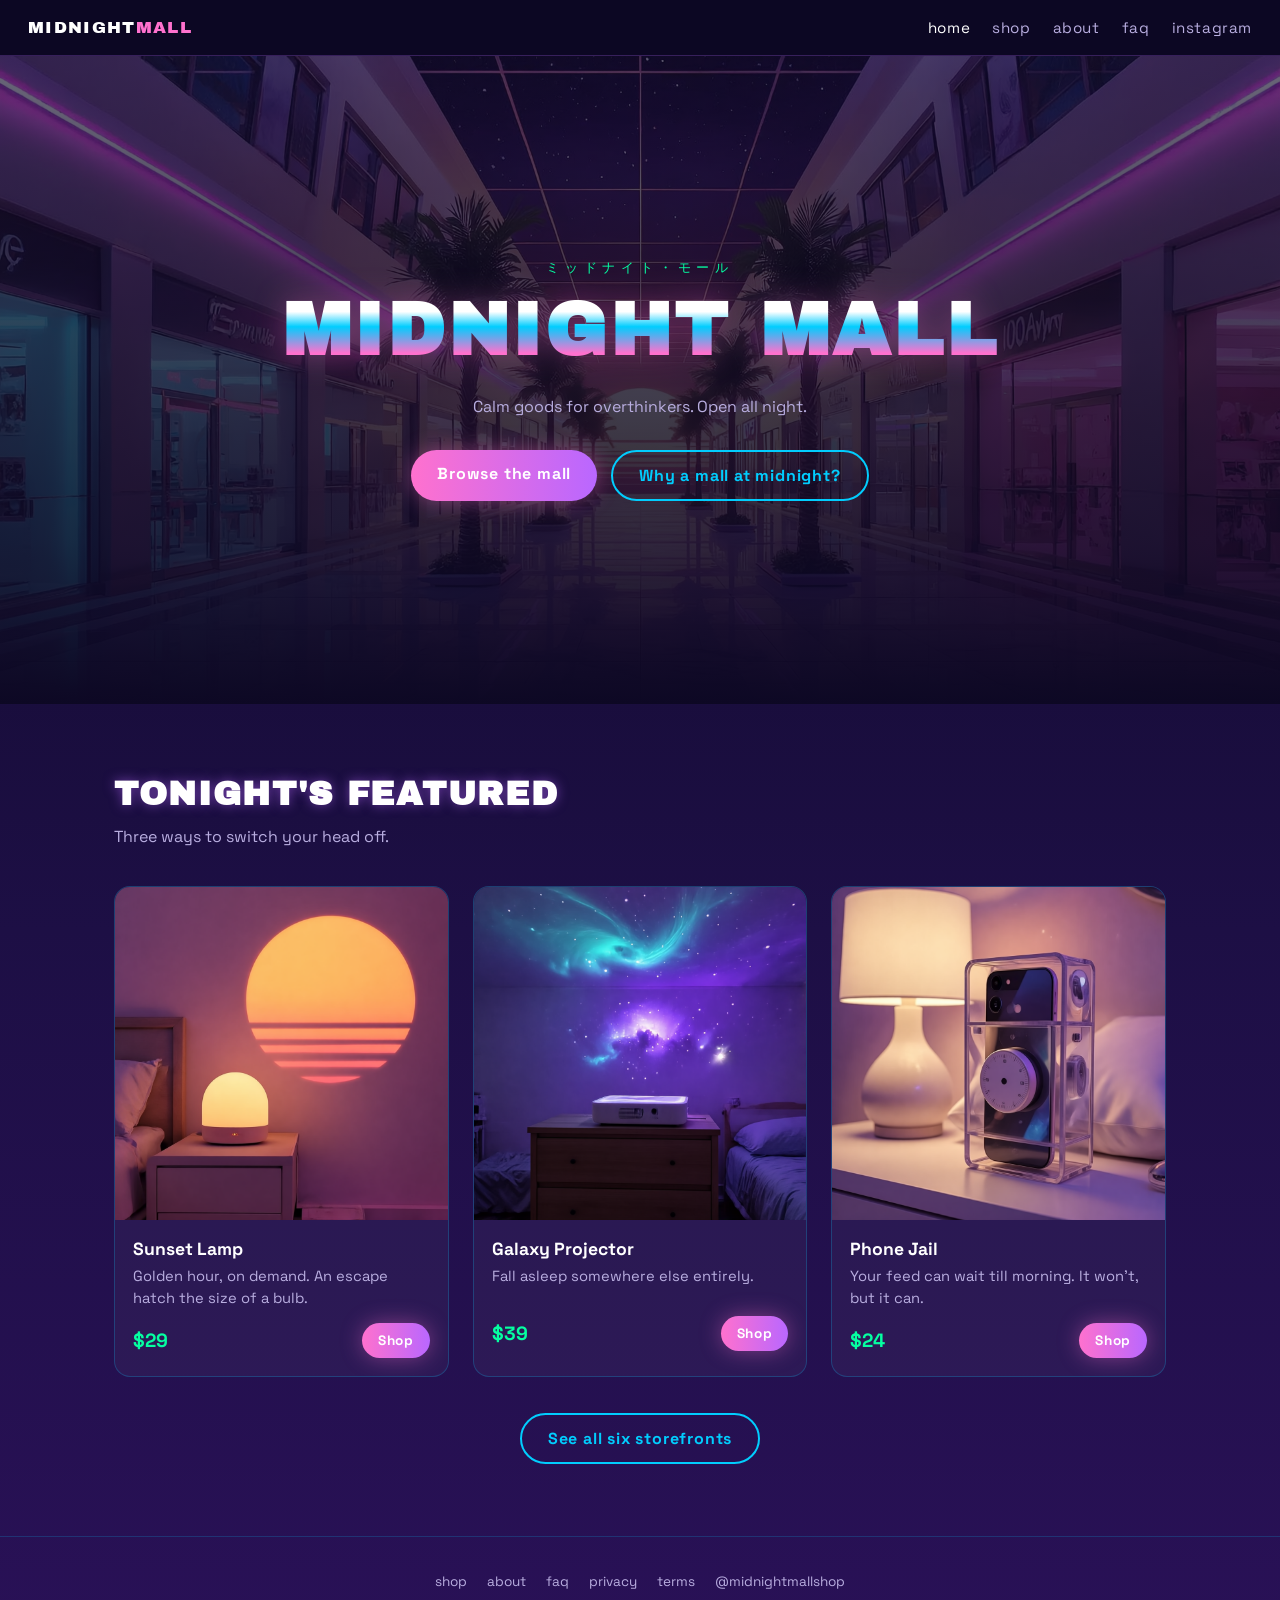
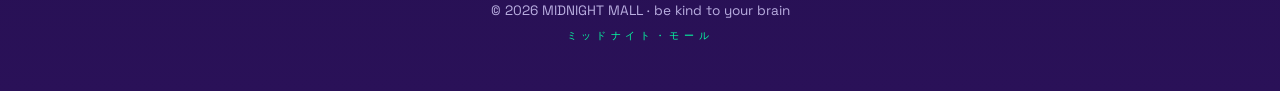
<file: index.html>
<!DOCTYPE html>
<!-- MIDNIGHT MALL — home. Buy buttons -> Shopify (shopmidnightmall). -->
<html lang="en">
<head>
<meta charset="utf-8"><meta name="viewport" content="width=device-width, initial-scale=1">
<title>MIDNIGHT MALL — calm goods for overthinkers</title>
<meta name="description" content="The mall is empty. Your mind can be too. Sunset lamps, galaxy projectors and other off-switches for loud brains. Open all night.">
<link rel="preconnect" href="https://fonts.googleapis.com">
<link rel="preconnect" href="https://fonts.gstatic.com" crossorigin>
<link href="https://fonts.googleapis.com/css2?family=Archivo+Black&family=Space+Grotesk:wght@400;500;700&display=swap" rel="stylesheet">
<link rel="stylesheet" href="assets/site.css">
</head>
<body>

<nav>
  <a class="wordmark" href="index.html">MIDNIGHT<span>MALL</span></a>
  <div class="links">
    <a class="here" href="index.html">home</a>
    <a href="shop.html">shop</a>
    <a href="about.html">about</a>
    <a href="faq.html">faq</a>
    <a href="https://www.instagram.com/midnightmallshop" rel="noopener">instagram</a>
  </div>
</nav>

<main>
<header class="hero">
  <div class="kana">ミッドナイト・モール</div>
  <h1>MIDNIGHT MALL</h1>
  <p class="sub">Calm goods for overthinkers. Open all night.</p>
  <div class="cta-row">
    <a class="btn btn-solid" href="shop.html">Browse the mall</a>
    <a class="btn btn-ghost" href="about.html">Why a mall at midnight?</a>
  </div>
</header>

<section>
  <h2>TONIGHT'S FEATURED</h2>
  <p class="sub">Three ways to switch your head off.</p>
  <div class="grid">
    <div class="card">
      <a href="https://shopmidnightmall.myshopify.com/products/sunset-lamp">
        <img src="assets/sunset-lamp.jpg" alt="Sunset projection lamp casting a warm sun on a bedroom wall"></a>
      <div class="pad">
        <h3>Sunset Lamp</h3>
        <p class="want">Golden hour, on demand. An escape hatch the size of a bulb.</p>
        <div class="price-row"><span class="price">$29</span>
          <a class="btn btn-solid mini" href="https://shopmidnightmall.myshopify.com/products/sunset-lamp">Shop</a></div>
      </div>
    </div>
    <div class="card">
      <a href="https://shopmidnightmall.myshopify.com/products/galaxy-projector">
        <img src="assets/galaxy-projector.jpg" alt="Galaxy projector filling a dark bedroom with nebula light"></a>
      <div class="pad">
        <h3>Galaxy Projector</h3>
        <p class="want">Fall asleep somewhere else entirely.</p>
        <div class="price-row"><span class="price">$39</span>
          <a class="btn btn-solid mini" href="https://shopmidnightmall.myshopify.com/products/galaxy-projector">Shop</a></div>
      </div>
    </div>
    <div class="card">
      <a href="https://shopmidnightmall.myshopify.com/products/phone-jail">
        <img src="assets/phone-lockbox.jpg" alt="Smartphone sealed inside a transparent timed lock box"></a>
      <div class="pad">
        <h3>Phone Jail</h3>
        <p class="want">Your feed can wait till morning. It won't, but it can.</p>
        <div class="price-row"><span class="price">$24</span>
          <a class="btn btn-solid mini" href="https://shopmidnightmall.myshopify.com/products/phone-jail">Shop</a></div>
      </div>
    </div>
  </div>
  <p style="text-align:center; margin-top:36px">
    <a class="btn btn-ghost" href="shop.html">See all six storefronts</a></p>
</section>
</main>

<footer>
  <div class="row">
    <a href="shop.html">shop</a><a href="about.html">about</a>
    <a href="faq.html">faq</a><a href="privacy.html">privacy</a><a href="terms.html">terms</a>
    <a href="https://www.instagram.com/midnightmallshop" rel="noopener">@midnightmallshop</a>
  </div>
  © 2026 MIDNIGHT MALL · be kind to your brain
  <div class="kana">ミッドナイト・モール</div>
</footer>

</body>
</html>
</file>
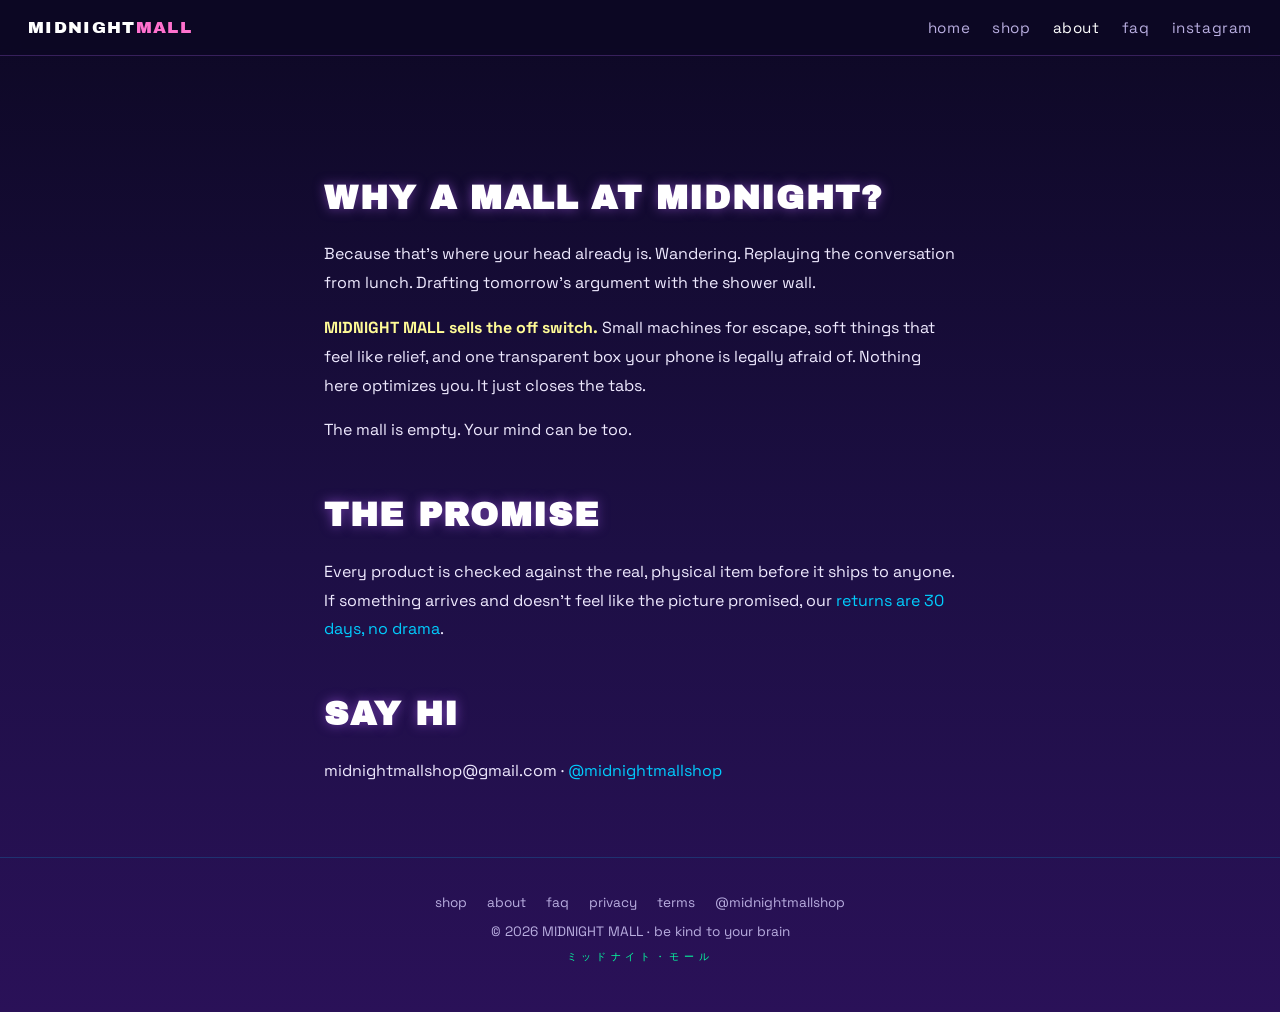
<file: about.html>
<!DOCTYPE html>
<html lang="en">
<head>
<meta charset="utf-8"><meta name="viewport" content="width=device-width, initial-scale=1">
<title>About — MIDNIGHT MALL</title>
<meta name="description" content="Why a mall at midnight? Because that's where your head already is.">
<link rel="preconnect" href="https://fonts.googleapis.com">
<link rel="preconnect" href="https://fonts.gstatic.com" crossorigin>
<link href="https://fonts.googleapis.com/css2?family=Archivo+Black&family=Space+Grotesk:wght@400;500;700&display=swap" rel="stylesheet">
<link rel="stylesheet" href="assets/site.css">
</head>
<body>

<nav>
  <a class="wordmark" href="index.html">MIDNIGHT<span>MALL</span></a>
  <div class="links">
    <a href="index.html">home</a>
    <a href="shop.html">shop</a>
    <a class="here" href="about.html">about</a>
    <a href="faq.html">faq</a>
    <a href="https://www.instagram.com/midnightmallshop" rel="noopener">instagram</a>
  </div>
</nav>

<main>
<section class="prose">
  <h2>WHY A MALL AT MIDNIGHT?</h2>
  <p>Because that's where your head already is. Wandering. Replaying the
  conversation from lunch. Drafting tomorrow's argument with the shower wall.</p>
  <p><b>MIDNIGHT MALL sells the off switch.</b> Small machines for escape,
  soft things that feel like relief, and one transparent box your phone is
  legally afraid of. Nothing here optimizes you. It just closes the tabs.</p>
  <p>The mall is empty. Your mind can be too.</p>

  <h2>THE PROMISE</h2>
  <p>Every product is checked against the real, physical item before it
  ships to anyone. If something arrives and doesn't feel like the picture
  promised, our <a href="faq.html">returns are 30 days, no drama</a>.</p>

  <h2>SAY HI</h2>
  <p>midnightmallshop@gmail.com ·
  <a href="https://www.instagram.com/midnightmallshop" rel="noopener">@midnightmallshop</a></p>
</section>
</main>

<footer>
  <div class="row">
    <a href="shop.html">shop</a><a href="about.html">about</a>
    <a href="faq.html">faq</a><a href="privacy.html">privacy</a><a href="terms.html">terms</a>
    <a href="https://www.instagram.com/midnightmallshop" rel="noopener">@midnightmallshop</a>
  </div>
  © 2026 MIDNIGHT MALL · be kind to your brain
  <div class="kana">ミッドナイト・モール</div>
</footer>

</body>
</html>
</file>
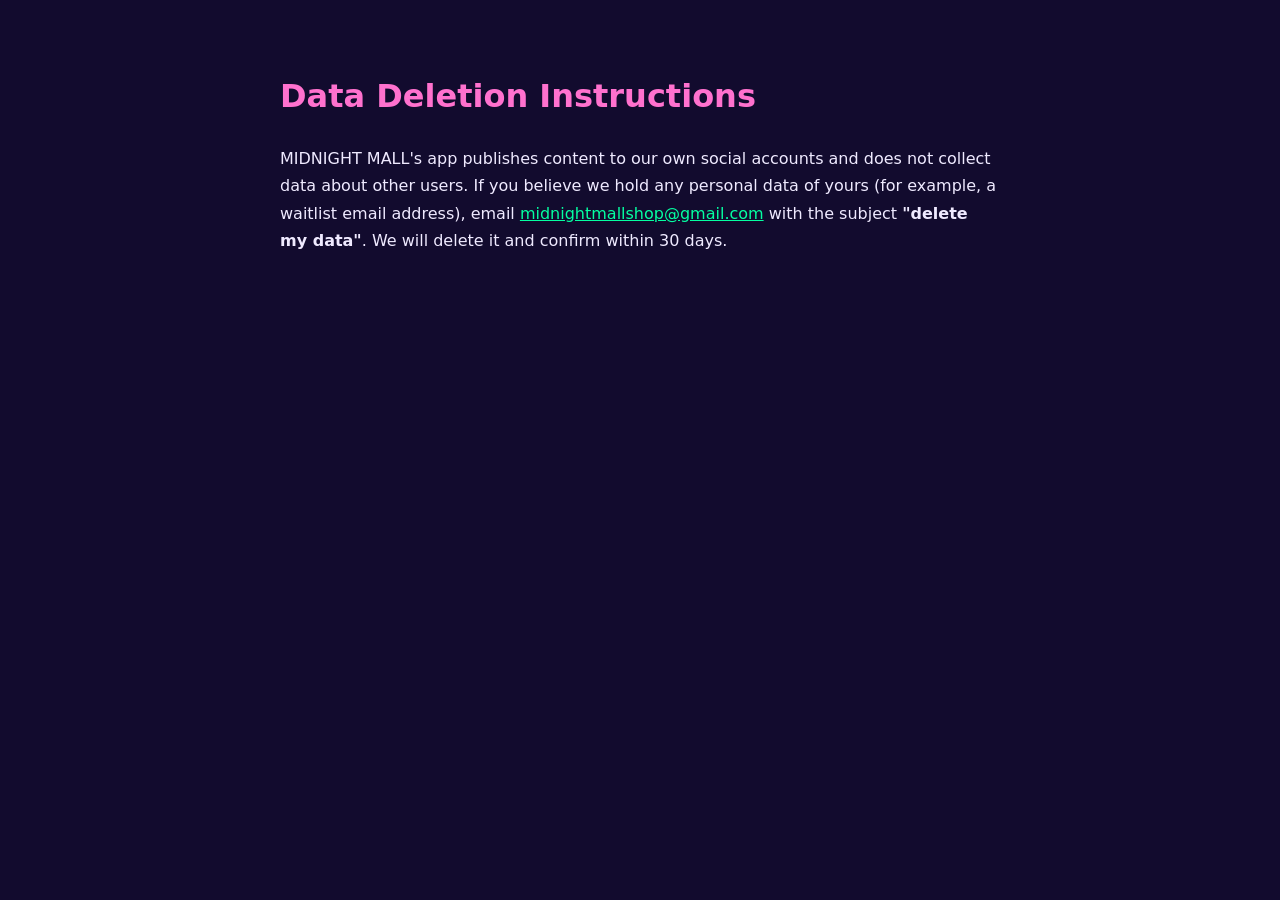
<file: data-deletion.html>
<!DOCTYPE html>
<html lang="en">
<head>
<meta charset="utf-8"><meta name="viewport" content="width=device-width, initial-scale=1">
<title>Data Deletion — MIDNIGHT MALL</title>
<style>
  body{font-family:system-ui,sans-serif;background:#120b2e;color:#efeaff;
       max-width:720px;margin:0 auto;padding:48px 24px;line-height:1.7}
  h1{color:#ff71ce} a{color:#05ffa1}
</style>
</head>
<body>
<h1>Data Deletion Instructions</h1>
<p>MIDNIGHT MALL's app publishes content to our own social accounts and
does not collect data about other users. If you believe we hold any
personal data of yours (for example, a waitlist email address), email
<a href="mailto:midnightmallshop@gmail.com">midnightmallshop@gmail.com</a>
with the subject <strong>"delete my data"</strong>. We will delete it and
confirm within 30 days.</p>
</body>
</html>
</file>
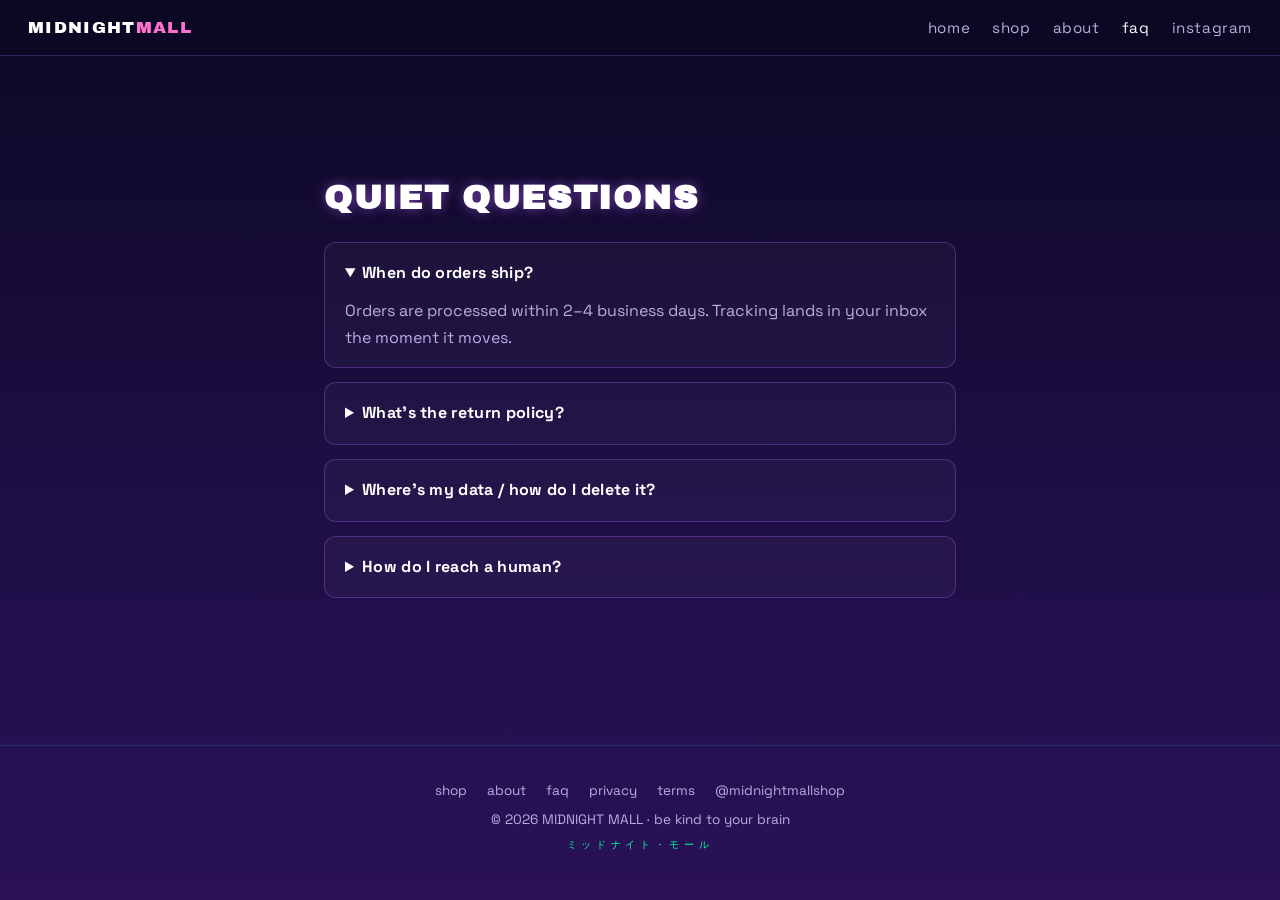
<file: faq.html>
<!DOCTYPE html>
<html lang="en">
<head>
<meta charset="utf-8"><meta name="viewport" content="width=device-width, initial-scale=1">
<title>FAQ — MIDNIGHT MALL</title>
<meta name="description" content="Shipping, returns, and other questions answered calmly.">
<link rel="preconnect" href="https://fonts.googleapis.com">
<link rel="preconnect" href="https://fonts.gstatic.com" crossorigin>
<link href="https://fonts.googleapis.com/css2?family=Archivo+Black&family=Space+Grotesk:wght@400;500;700&display=swap" rel="stylesheet">
<link rel="stylesheet" href="assets/site.css">
</head>
<body>

<nav>
  <a class="wordmark" href="index.html">MIDNIGHT<span>MALL</span></a>
  <div class="links">
    <a href="index.html">home</a>
    <a href="shop.html">shop</a>
    <a href="about.html">about</a>
    <a class="here" href="faq.html">faq</a>
    <a href="https://www.instagram.com/midnightmallshop" rel="noopener">instagram</a>
  </div>
</nav>

<main>
<section class="prose">
  <h2>QUIET QUESTIONS</h2>

  <details open>
    <summary>When do orders ship?</summary>
    <p>Orders are processed within 2–4 business days. Tracking lands in
    your inbox the moment it moves.</p>
  </details>
  <details>
    <summary>What's the return policy?</summary>
    <p>30 days from delivery, items unused and in original packaging,
    no drama. Email midnightmallshop@gmail.com and we'll sort it within
    48 hours.</p>
  </details>
  <details>
    <summary>Where's my data / how do I delete it?</summary>
    <p>We keep almost nothing — see the <a href="privacy.html">privacy
    policy</a> and <a href="data-deletion.html">data deletion
    instructions</a>.</p>
  </details>
  <details>
    <summary>How do I reach a human?</summary>
    <p>midnightmallshop@gmail.com, or DM
    <a href="https://www.instagram.com/midnightmallshop" rel="noopener">@midnightmallshop</a>.
    We answer at night, obviously.</p>
  </details>
</section>
</main>

<footer>
  <div class="row">
    <a href="shop.html">shop</a><a href="about.html">about</a>
    <a href="faq.html">faq</a><a href="privacy.html">privacy</a><a href="terms.html">terms</a>
    <a href="https://www.instagram.com/midnightmallshop" rel="noopener">@midnightmallshop</a>
  </div>
  © 2026 MIDNIGHT MALL · be kind to your brain
  <div class="kana">ミッドナイト・モール</div>
</footer>

</body>
</html>
</file>
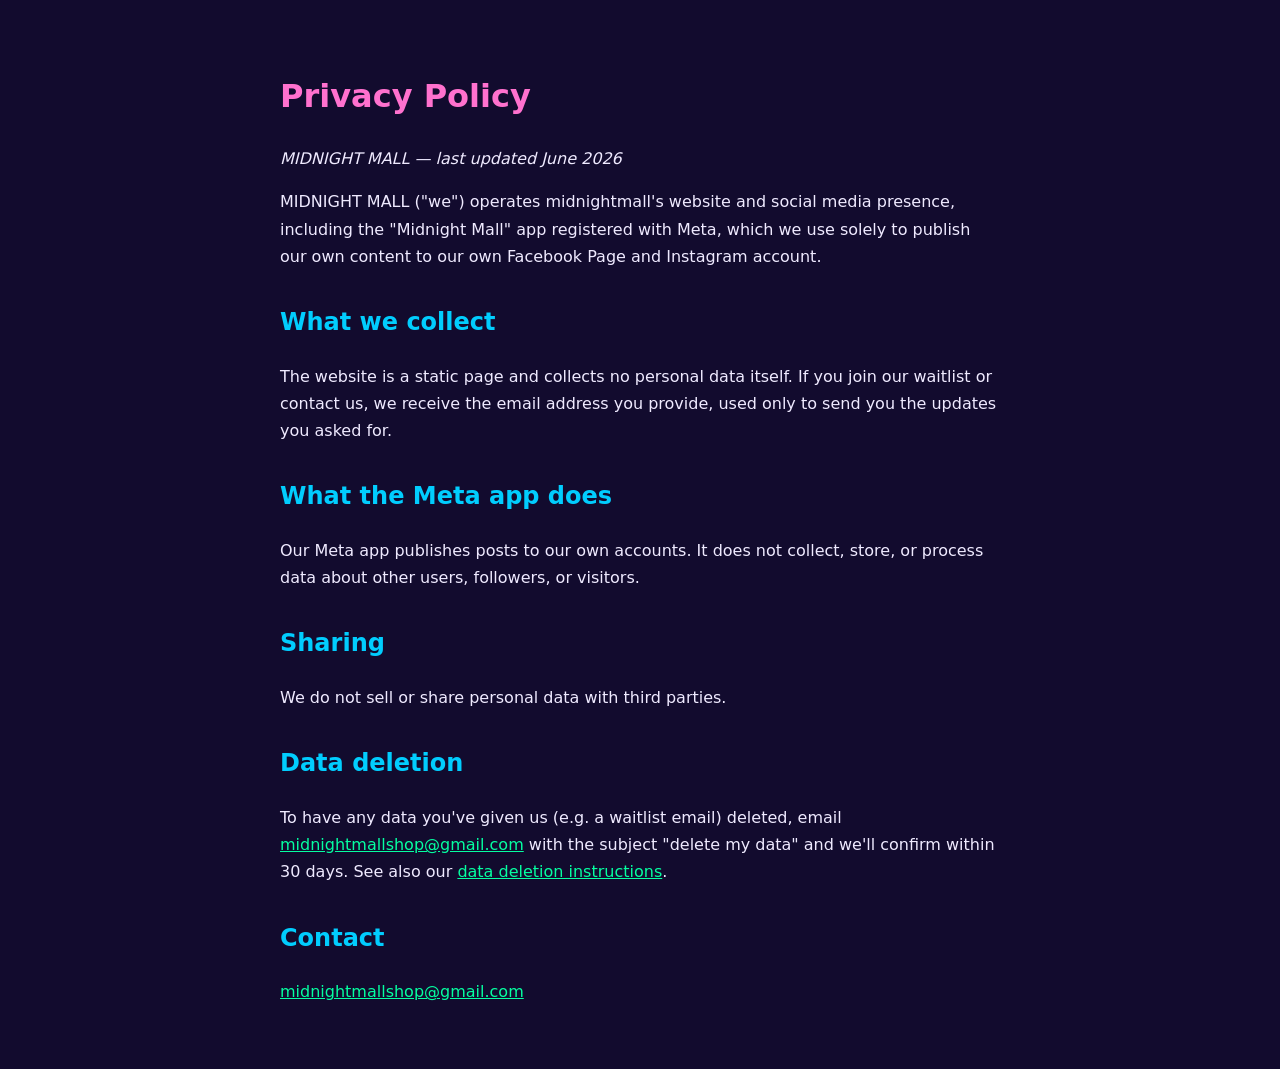
<file: privacy.html>
<!DOCTYPE html>
<html lang="en">
<head>
<meta charset="utf-8"><meta name="viewport" content="width=device-width, initial-scale=1">
<title>Privacy Policy — MIDNIGHT MALL</title>
<style>
  body{font-family:system-ui,sans-serif;background:#120b2e;color:#efeaff;
       max-width:720px;margin:0 auto;padding:48px 24px;line-height:1.7}
  h1{color:#ff71ce} h2{color:#01cdfe;margin-top:32px}
  a{color:#05ffa1}
</style>
</head>
<body>
<h1>Privacy Policy</h1>
<p><em>MIDNIGHT MALL — last updated June 2026</em></p>

<p>MIDNIGHT MALL ("we") operates midnightmall's website and social media
presence, including the "Midnight Mall" app registered with Meta, which we
use solely to publish our own content to our own Facebook Page and
Instagram account.</p>

<h2>What we collect</h2>
<p>The website is a static page and collects no personal data itself. If
you join our waitlist or contact us, we receive the email address you
provide, used only to send you the updates you asked for.</p>

<h2>What the Meta app does</h2>
<p>Our Meta app publishes posts to our own accounts. It does not collect,
store, or process data about other users, followers, or visitors.</p>

<h2>Sharing</h2>
<p>We do not sell or share personal data with third parties.</p>

<h2>Data deletion</h2>
<p>To have any data you've given us (e.g. a waitlist email) deleted, email
<a href="mailto:midnightmallshop@gmail.com">midnightmallshop@gmail.com</a>
with the subject "delete my data" and we'll confirm within 30 days. See
also our <a href="data-deletion.html">data deletion instructions</a>.</p>

<h2>Contact</h2>
<p><a href="mailto:midnightmallshop@gmail.com">midnightmallshop@gmail.com</a></p>
</body>
</html>
</file>
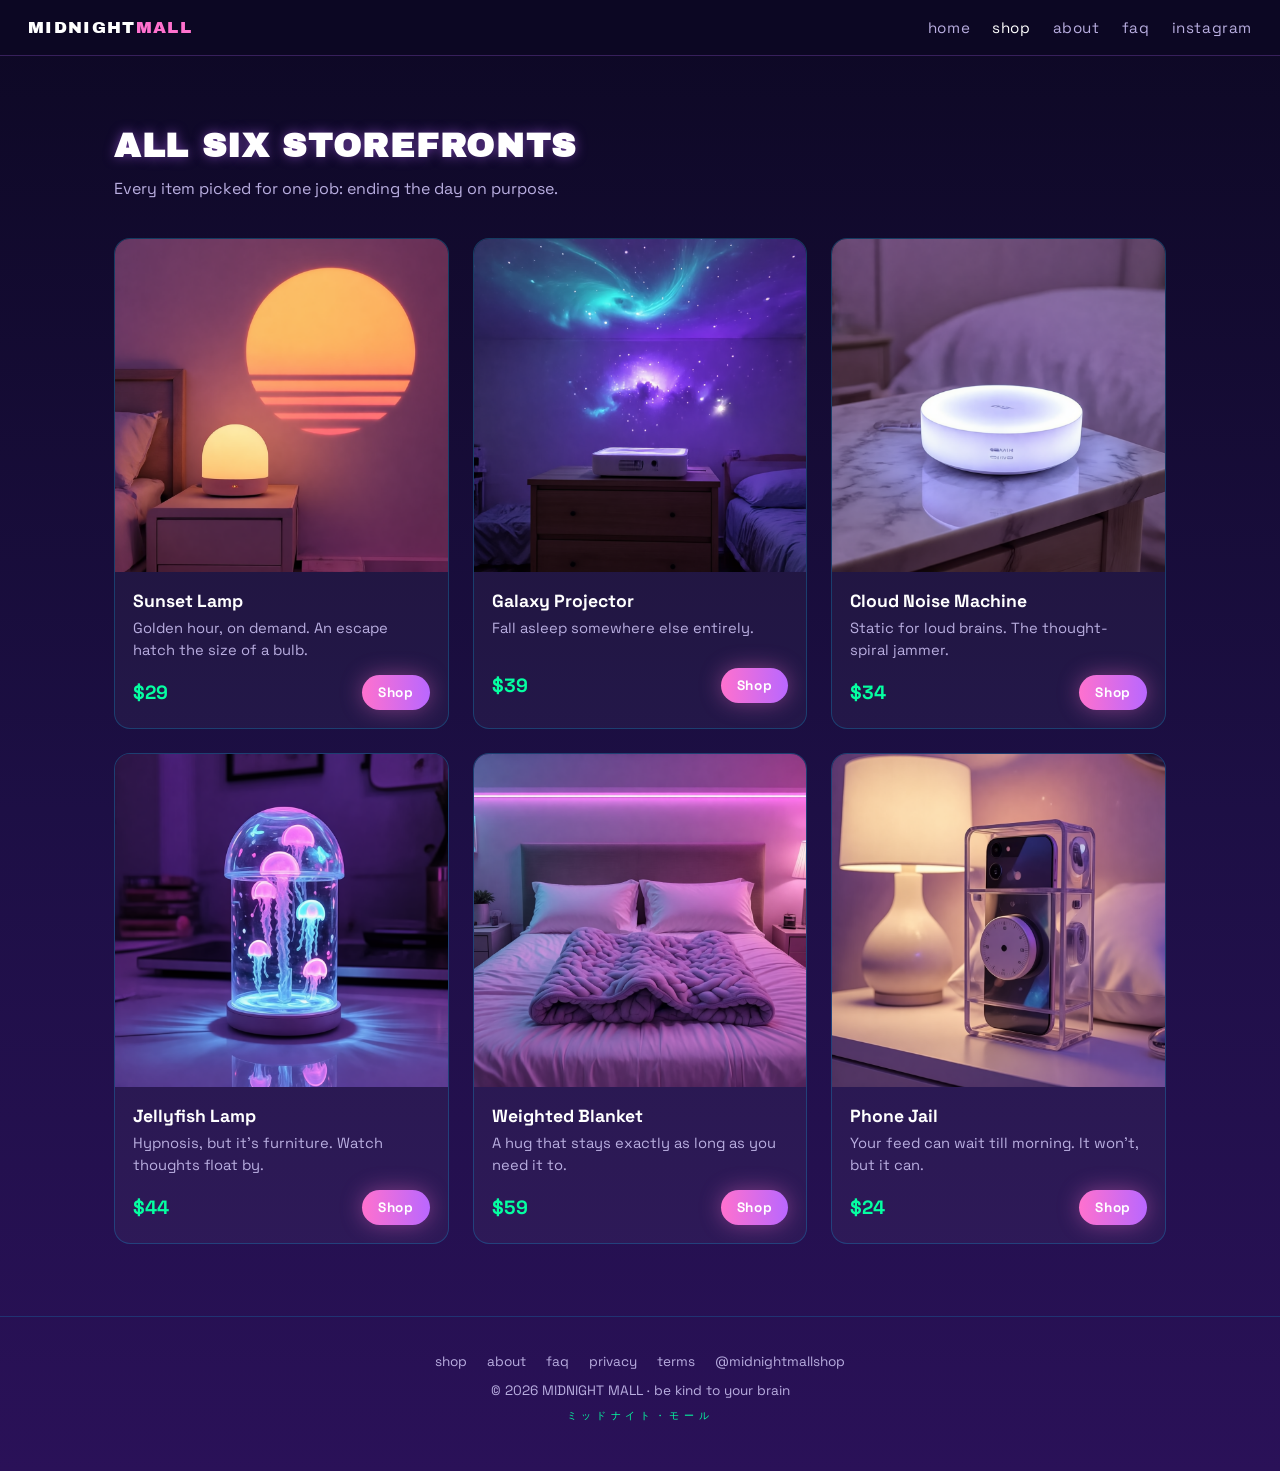
<file: shop.html>
<!DOCTYPE html>
<html lang="en">
<head>
<meta charset="utf-8"><meta name="viewport" content="width=device-width, initial-scale=1">
<title>Shop — MIDNIGHT MALL</title>
<meta name="description" content="Six off-switches for loud brains. Sunset lamps, galaxy projectors, weighted blankets and more.">
<link rel="preconnect" href="https://fonts.googleapis.com">
<link rel="preconnect" href="https://fonts.gstatic.com" crossorigin>
<link href="https://fonts.googleapis.com/css2?family=Archivo+Black&family=Space+Grotesk:wght@400;500;700&display=swap" rel="stylesheet">
<link rel="stylesheet" href="assets/site.css">
</head>
<body>

<nav>
  <a class="wordmark" href="index.html">MIDNIGHT<span>MALL</span></a>
  <div class="links">
    <a href="index.html">home</a>
    <a class="here" href="shop.html">shop</a>
    <a href="about.html">about</a>
    <a href="faq.html">faq</a>
    <a href="https://www.instagram.com/midnightmallshop" rel="noopener">instagram</a>
  </div>
</nav>

<main>
<section>
  <h2>ALL SIX STOREFRONTS</h2>
  <p class="sub">Every item picked for one job: ending the day on purpose.</p>
  <div class="grid">
    <div class="card">
      <a href="https://shopmidnightmall.myshopify.com/products/sunset-lamp">
        <img src="assets/sunset-lamp.jpg" alt="Sunset projection lamp casting a warm sun on a bedroom wall"></a>
      <div class="pad"><h3>Sunset Lamp</h3>
        <p class="want">Golden hour, on demand. An escape hatch the size of a bulb.</p>
        <div class="price-row"><span class="price">$29</span>
          <a class="btn btn-solid mini" href="https://shopmidnightmall.myshopify.com/products/sunset-lamp">Shop</a></div></div>
    </div>
    <div class="card">
      <a href="https://shopmidnightmall.myshopify.com/products/galaxy-projector">
        <img src="assets/galaxy-projector.jpg" alt="Galaxy projector filling a dark bedroom with nebula light"></a>
      <div class="pad"><h3>Galaxy Projector</h3>
        <p class="want">Fall asleep somewhere else entirely.</p>
        <div class="price-row"><span class="price">$39</span>
          <a class="btn btn-solid mini" href="https://shopmidnightmall.myshopify.com/products/galaxy-projector">Shop</a></div></div>
    </div>
    <div class="card">
      <a href="https://shopmidnightmall.myshopify.com/products/cloud-noise-machine">
        <img src="assets/white-noise.jpg" alt="Minimal white-noise machine glowing on a nightstand"></a>
      <div class="pad"><h3>Cloud Noise Machine</h3>
        <p class="want">Static for loud brains. The thought-spiral jammer.</p>
        <div class="price-row"><span class="price">$34</span>
          <a class="btn btn-solid mini" href="https://shopmidnightmall.myshopify.com/products/cloud-noise-machine">Shop</a></div></div>
    </div>
    <div class="card">
      <a href="https://shopmidnightmall.myshopify.com/products/jellyfish-lamp">
        <img src="assets/jellyfish-lamp.jpg" alt="Jellyfish mood lamp with glowing pink and cyan jellyfish"></a>
      <div class="pad"><h3>Jellyfish Lamp</h3>
        <p class="want">Hypnosis, but it's furniture. Watch thoughts float by.</p>
        <div class="price-row"><span class="price">$44</span>
          <a class="btn btn-solid mini" href="https://shopmidnightmall.myshopify.com/products/jellyfish-lamp">Shop</a></div></div>
    </div>
    <div class="card">
      <a href="https://shopmidnightmall.myshopify.com/products/weighted-blanket">
        <img src="assets/weighted-blanket.jpg" alt="Lavender weighted blanket on a bed in neon light"></a>
      <div class="pad"><h3>Weighted Blanket</h3>
        <p class="want">A hug that stays exactly as long as you need it to.</p>
        <div class="price-row"><span class="price">$59</span>
          <a class="btn btn-solid mini" href="https://shopmidnightmall.myshopify.com/products/weighted-blanket">Shop</a></div></div>
    </div>
    <div class="card">
      <a href="https://shopmidnightmall.myshopify.com/products/phone-jail">
        <img src="assets/phone-lockbox.jpg" alt="Smartphone sealed inside a transparent timed lock box"></a>
      <div class="pad"><h3>Phone Jail</h3>
        <p class="want">Your feed can wait till morning. It won't, but it can.</p>
        <div class="price-row"><span class="price">$24</span>
          <a class="btn btn-solid mini" href="https://shopmidnightmall.myshopify.com/products/phone-jail">Shop</a></div></div>
    </div>
  </div>
</section>
</main>

<footer>
  <div class="row">
    <a href="shop.html">shop</a><a href="about.html">about</a>
    <a href="faq.html">faq</a><a href="privacy.html">privacy</a><a href="terms.html">terms</a>
    <a href="https://www.instagram.com/midnightmallshop" rel="noopener">@midnightmallshop</a>
  </div>
  © 2026 MIDNIGHT MALL · be kind to your brain
  <div class="kana">ミッドナイト・モール</div>
</footer>

</body>
</html>
</file>
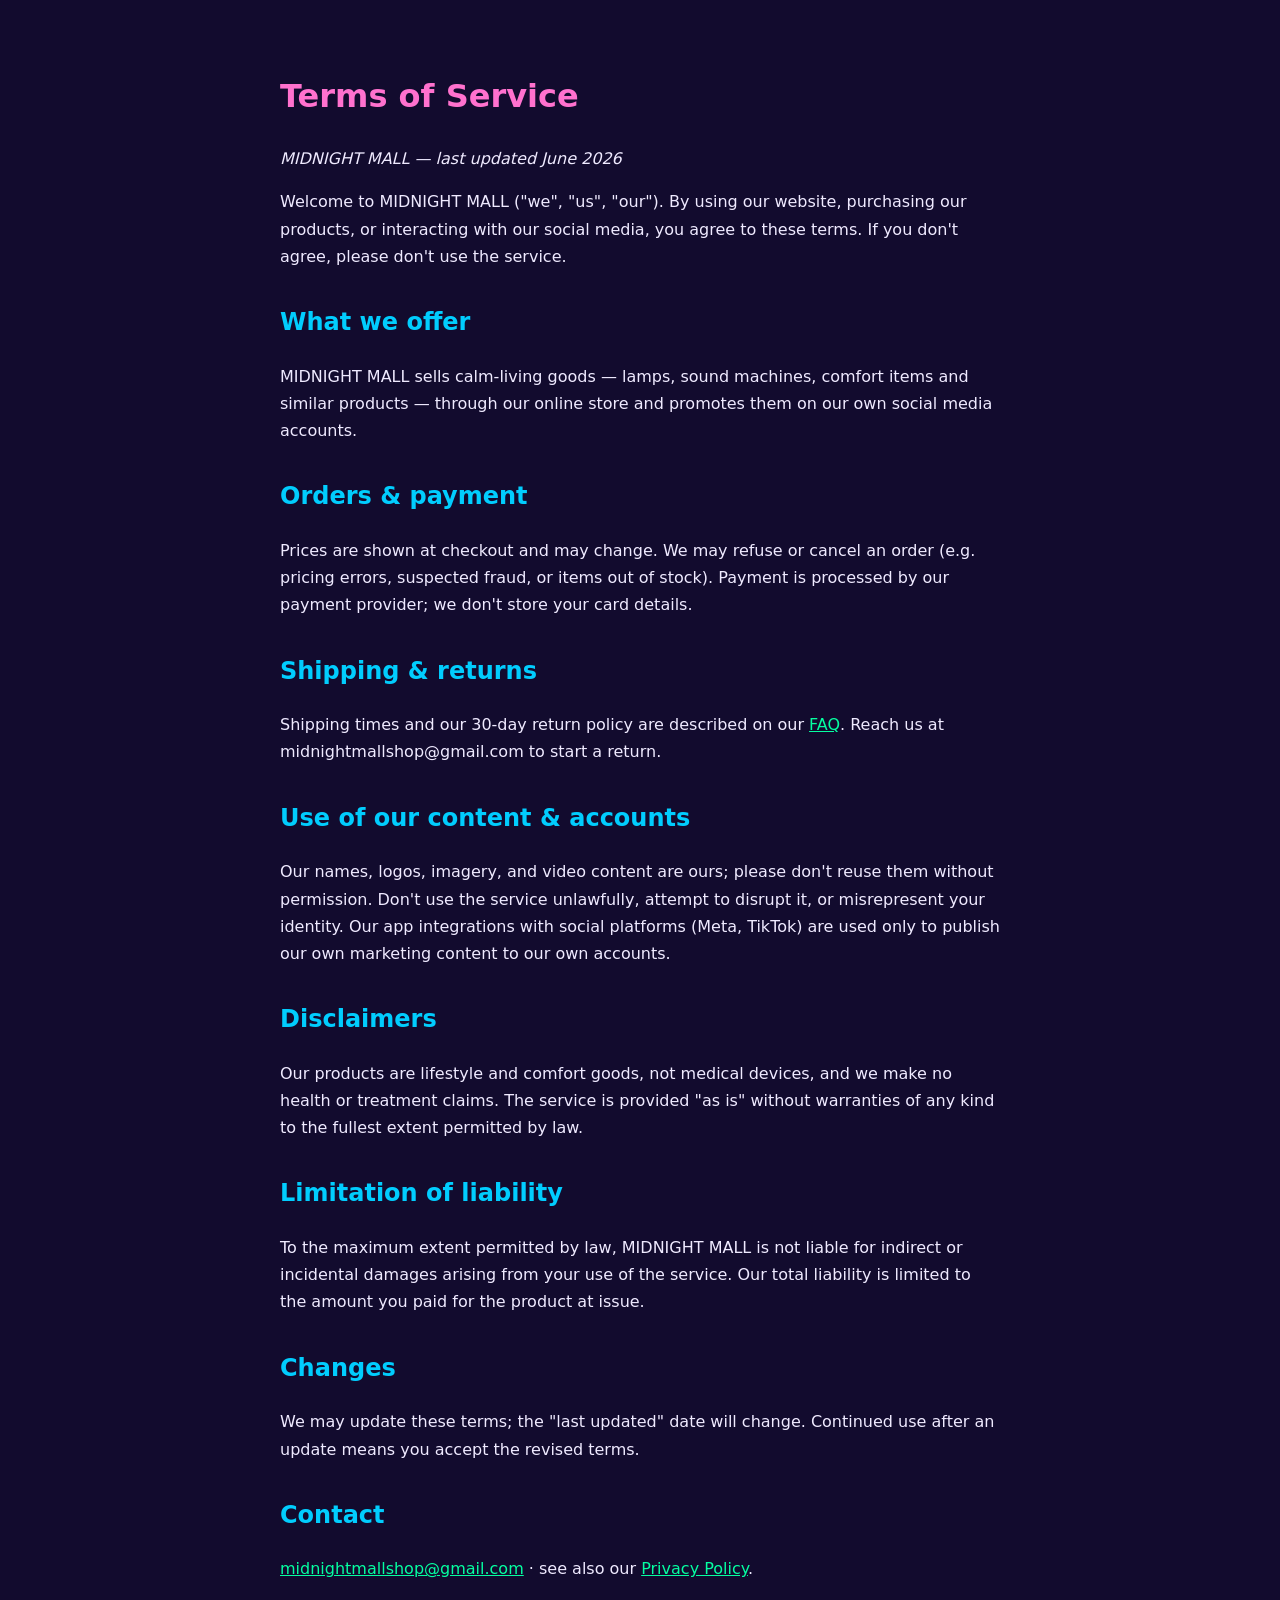
<file: terms.html>
<!DOCTYPE html>
<html lang="en">
<head>
<meta charset="utf-8"><meta name="viewport" content="width=device-width, initial-scale=1">
<title>Terms of Service — MIDNIGHT MALL</title>
<style>
  body{font-family:system-ui,sans-serif;background:#120b2e;color:#efeaff;
       max-width:720px;margin:0 auto;padding:48px 24px;line-height:1.7}
  h1{color:#ff71ce} h2{color:#01cdfe;margin-top:32px}
  a{color:#05ffa1}
</style>
</head>
<body>
<h1>Terms of Service</h1>
<p><em>MIDNIGHT MALL — last updated June 2026</em></p>

<p>Welcome to MIDNIGHT MALL ("we", "us", "our"). By using our website,
purchasing our products, or interacting with our social media, you agree to
these terms. If you don't agree, please don't use the service.</p>

<h2>What we offer</h2>
<p>MIDNIGHT MALL sells calm-living goods — lamps, sound machines, comfort
items and similar products — through our online store and promotes them on
our own social media accounts.</p>

<h2>Orders &amp; payment</h2>
<p>Prices are shown at checkout and may change. We may refuse or cancel an
order (e.g. pricing errors, suspected fraud, or items out of stock). Payment
is processed by our payment provider; we don't store your card details.</p>

<h2>Shipping &amp; returns</h2>
<p>Shipping times and our 30-day return policy are described on our
<a href="faq.html">FAQ</a>. Reach us at midnightmallshop@gmail.com to start
a return.</p>

<h2>Use of our content &amp; accounts</h2>
<p>Our names, logos, imagery, and video content are ours; please don't reuse
them without permission. Don't use the service unlawfully, attempt to
disrupt it, or misrepresent your identity. Our app integrations with social
platforms (Meta, TikTok) are used only to publish our own marketing content
to our own accounts.</p>

<h2>Disclaimers</h2>
<p>Our products are lifestyle and comfort goods, not medical devices, and we
make no health or treatment claims. The service is provided "as is" without
warranties of any kind to the fullest extent permitted by law.</p>

<h2>Limitation of liability</h2>
<p>To the maximum extent permitted by law, MIDNIGHT MALL is not liable for
indirect or incidental damages arising from your use of the service. Our
total liability is limited to the amount you paid for the product at issue.</p>

<h2>Changes</h2>
<p>We may update these terms; the "last updated" date will change. Continued
use after an update means you accept the revised terms.</p>

<h2>Contact</h2>
<p><a href="mailto:midnightmallshop@gmail.com">midnightmallshop@gmail.com</a>
· see also our <a href="privacy.html">Privacy Policy</a>.</p>
</body>
</html>
</file>
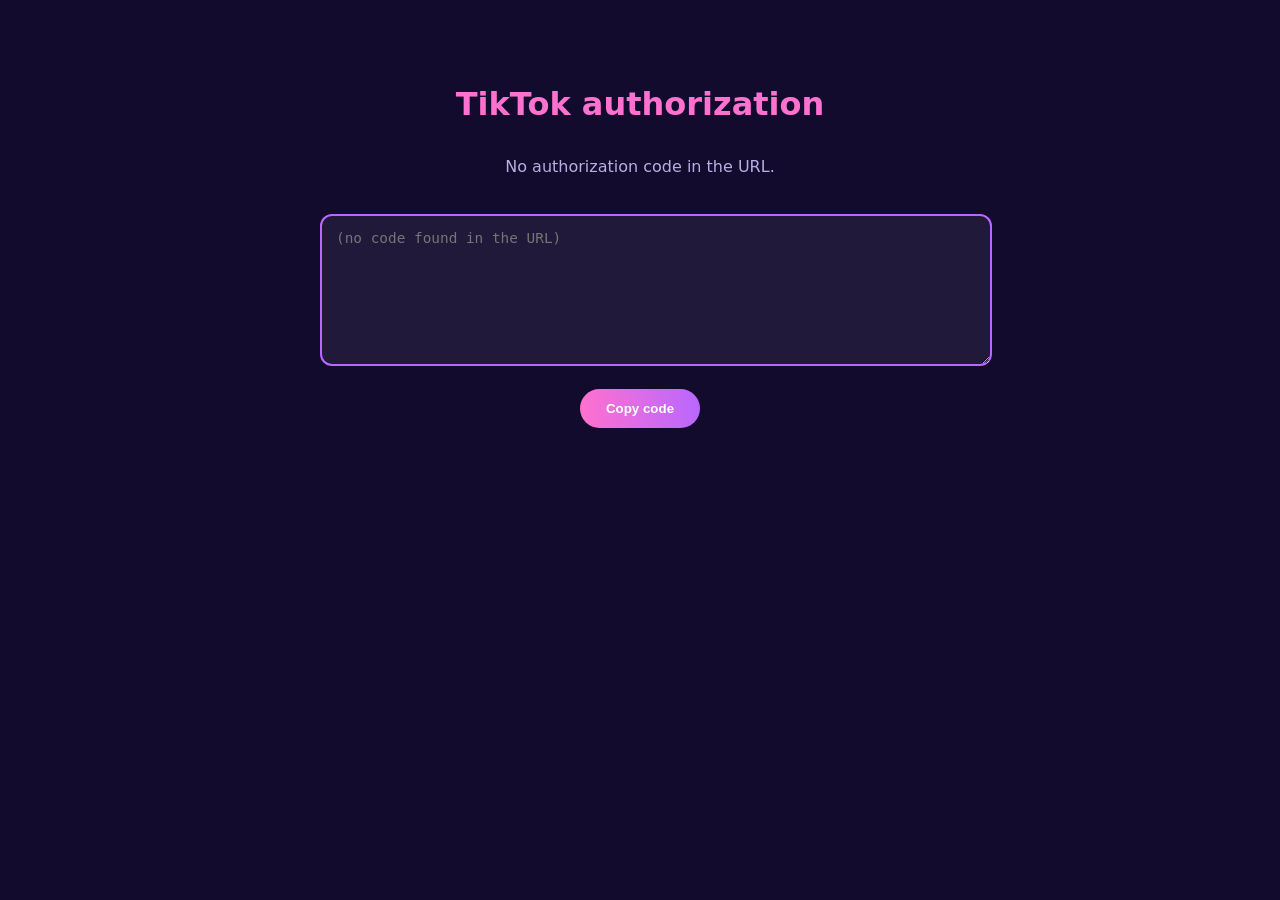
<file: tiktok-callback.html>
<!DOCTYPE html>
<html lang="en">
<head>
<meta charset="utf-8"><meta name="viewport" content="width=device-width, initial-scale=1">
<title>MIDNIGHT MALL — TikTok authorization</title>
<style>
  body{font-family:system-ui,sans-serif;background:#120b2e;color:#efeaff;
       max-width:640px;margin:0 auto;padding:56px 24px;line-height:1.7;text-align:center}
  h1{color:#ff71ce} #msg{color:#b9aee0}
  textarea{width:100%;height:120px;margin-top:18px;border-radius:12px;
    border:2px solid #b967ff;background:rgba(255,255,255,.06);color:#efeaff;
    padding:14px;font-family:monospace;font-size:.9rem;word-break:break-all}
  button{margin-top:14px;padding:12px 26px;border:0;border-radius:999px;
    font-weight:700;cursor:pointer;background:linear-gradient(90deg,#ff71ce,#b967ff);
    color:#fff}
  .ok{color:#05ffa1}
</style>
</head>
<body>
<h1>TikTok authorization</h1>
<p id="msg">Reading authorization code…</p>
<textarea id="code" readonly placeholder="(no code found in the URL)"></textarea>
<button onclick="copyCode()">Copy code</button>
<script>
  var p = new URLSearchParams(location.search);
  var code = p.get("code"), err = p.get("error"), state = p.get("state") || "";
  var msg = document.getElementById("msg"), box = document.getElementById("code");
  // TikTok "Connect" from the Afterglow server: its signed state looks like
  // <base64>.<24 hex>. That flow finishes on the server, so pass the code
  // straight on (this page is the redirect URI the TikTok app has approved).
  var SERVER = "https://afterglow-reception.fly.dev/oauth/tiktok/callback";
  if (code && /^[A-Za-z0-9_-]+={0,2}\.[0-9a-f]{24}$/.test(state)) {
    var q = new URLSearchParams({code: code, state: state});
    msg.textContent = "Finishing your TikTok connection…";
    location.replace(SERVER + "?" + q.toString());
  } else if (code) {
    box.value = code;
    msg.innerHTML = "<span class='ok'>Got it.</span> Copy this code and paste it back to Jarvis:";
  } else if (err) {
    msg.textContent = "Authorization failed: " + err + " — " + (p.get("error_description") || "");
  } else {
    msg.textContent = "No authorization code in the URL.";
  }
  function copyCode() {
    box.select(); document.execCommand("copy");
    msg.innerHTML = "<span class='ok'>Copied.</span> Paste it to Jarvis.";
  }
</script>
</body>
</html>
</file>
<file: assets/site.css>
/* MIDNIGHT MALL — shared styles. Clean, minimal, vaporwave-calm. */
:root{
  --bg0:#0d0824; --bg1:#1d0f45; --bg2:#2a1158;
  --pink:#ff71ce; --cyan:#01cdfe; --mint:#05ffa1; --purple:#b967ff;
  --ink:#efeaff; --dim:#b9aee0;
}
*{box-sizing:border-box; margin:0; padding:0}
html{scroll-behavior:smooth}
body{
  font-family:"Space Grotesk",system-ui,sans-serif; color:var(--ink);
  background:linear-gradient(180deg,var(--bg0),var(--bg1) 55%,var(--bg2));
  min-height:100vh; display:flex; flex-direction:column;
}
a{color:var(--cyan); text-decoration:none}
main{flex:1}

/* nav */
nav{
  display:flex; align-items:center; justify-content:space-between; gap:18px;
  padding:18px 28px; position:sticky; top:0; z-index:10;
  background:rgba(13,8,36,.82); backdrop-filter:blur(10px);
  border-bottom:1px solid rgba(185,103,255,.25);
}
.wordmark{font-family:"Archivo Black",sans-serif; letter-spacing:.08em;
  font-size:1.05rem; color:#fff}
.wordmark span{color:var(--pink)}
nav .links{display:flex; gap:22px; flex-wrap:wrap; font-size:.95rem;
  letter-spacing:.04em}
nav .links a{color:var(--dim)} nav .links a:hover,nav .links a.here{color:#fff}

/* shared bits */
section{padding:72px 24px; max-width:1100px; margin:0 auto; width:100%}
h1,h2{font-family:"Archivo Black",sans-serif; letter-spacing:.05em; color:#fff}
h1{font-size:clamp(2.2rem,7vw,4.6rem); line-height:1.02;
  background:linear-gradient(180deg,#fff 25%,var(--cyan) 45%,var(--pink) 80%);
  -webkit-background-clip:text; background-clip:text; color:transparent;
  filter:drop-shadow(0 0 16px rgba(255,113,206,.35))}
h2{font-size:clamp(1.4rem,3.6vw,2.1rem); margin-bottom:12px;
  text-shadow:0 0 12px rgba(185,103,255,.5)}
.kana{color:var(--mint); letter-spacing:.45em; font-size:.8rem}
.sub{color:var(--dim); max-width:600px; margin-top:10px; line-height:1.65}
.btn{display:inline-block; padding:13px 26px; border-radius:999px;
  font-weight:700; letter-spacing:.05em;
  transition:transform .15s ease, box-shadow .15s ease}
.btn:hover{transform:translateY(-2px)}
.btn-solid{background:linear-gradient(90deg,var(--pink),var(--purple));
  color:#fff; box-shadow:0 0 22px rgba(255,113,206,.4)}
.btn-ghost{border:2px solid var(--cyan); color:var(--cyan)}
.mini{font-size:.85rem; padding:9px 16px}

/* hero (index) */
.hero{min-height:72vh; display:flex; flex-direction:column; gap:16px;
  justify-content:center; align-items:center; text-align:center;
  padding:10vh 24px;
  background:linear-gradient(180deg,rgba(13,8,36,.6),rgba(13,8,36,.85) 75%,var(--bg0)),
    url("hero.jpg") center 38%/cover no-repeat}
.cta-row{display:flex; gap:14px; flex-wrap:wrap; justify-content:center;
  margin-top:14px}

/* product grid */
.grid{display:grid; grid-template-columns:repeat(auto-fit,minmax(250px,1fr));
  gap:24px; margin-top:36px}
.card{background:rgba(255,255,255,.04);
  border:1px solid rgba(1,205,254,.22); border-radius:16px; overflow:hidden;
  transition:transform .18s ease, border-color .18s ease, box-shadow .18s ease}
.card:hover{transform:translateY(-5px); border-color:var(--pink);
  box-shadow:0 10px 34px rgba(255,113,206,.22)}
.card img{width:100%; aspect-ratio:1; object-fit:cover; display:block}
.card .pad{padding:18px}
.card h3{font-size:1.1rem; margin-bottom:5px; color:#fff}
.want{color:var(--dim); font-size:.92rem; min-height:2.5em; line-height:1.5}
.price-row{display:flex; align-items:center; justify-content:space-between;
  margin-top:14px}
.price{font-weight:700; font-size:1.2rem; color:var(--mint)}

/* prose pages */
.prose{max-width:680px; line-height:1.8}
.prose p+p{margin-top:16px}
.prose b{color:#fffb96}
.prose h2{margin-top:40px}
details{border:1px solid rgba(185,103,255,.3); border-radius:12px;
  padding:16px 20px; margin-top:14px; background:rgba(255,255,255,.03)}
summary{cursor:pointer; font-weight:700; color:#fff; letter-spacing:.02em}
details p{margin-top:10px; color:var(--dim); line-height:1.65}

footer{padding:36px 24px 48px; text-align:center; color:var(--dim);
  font-size:.85rem; border-top:1px solid rgba(1,205,254,.18)}
footer .row{display:flex; gap:20px; justify-content:center; flex-wrap:wrap;
  margin-bottom:12px}
footer a{color:var(--dim)} footer a:hover{color:#fff}
footer .kana{font-size:.65rem; margin-top:10px}
</file>
